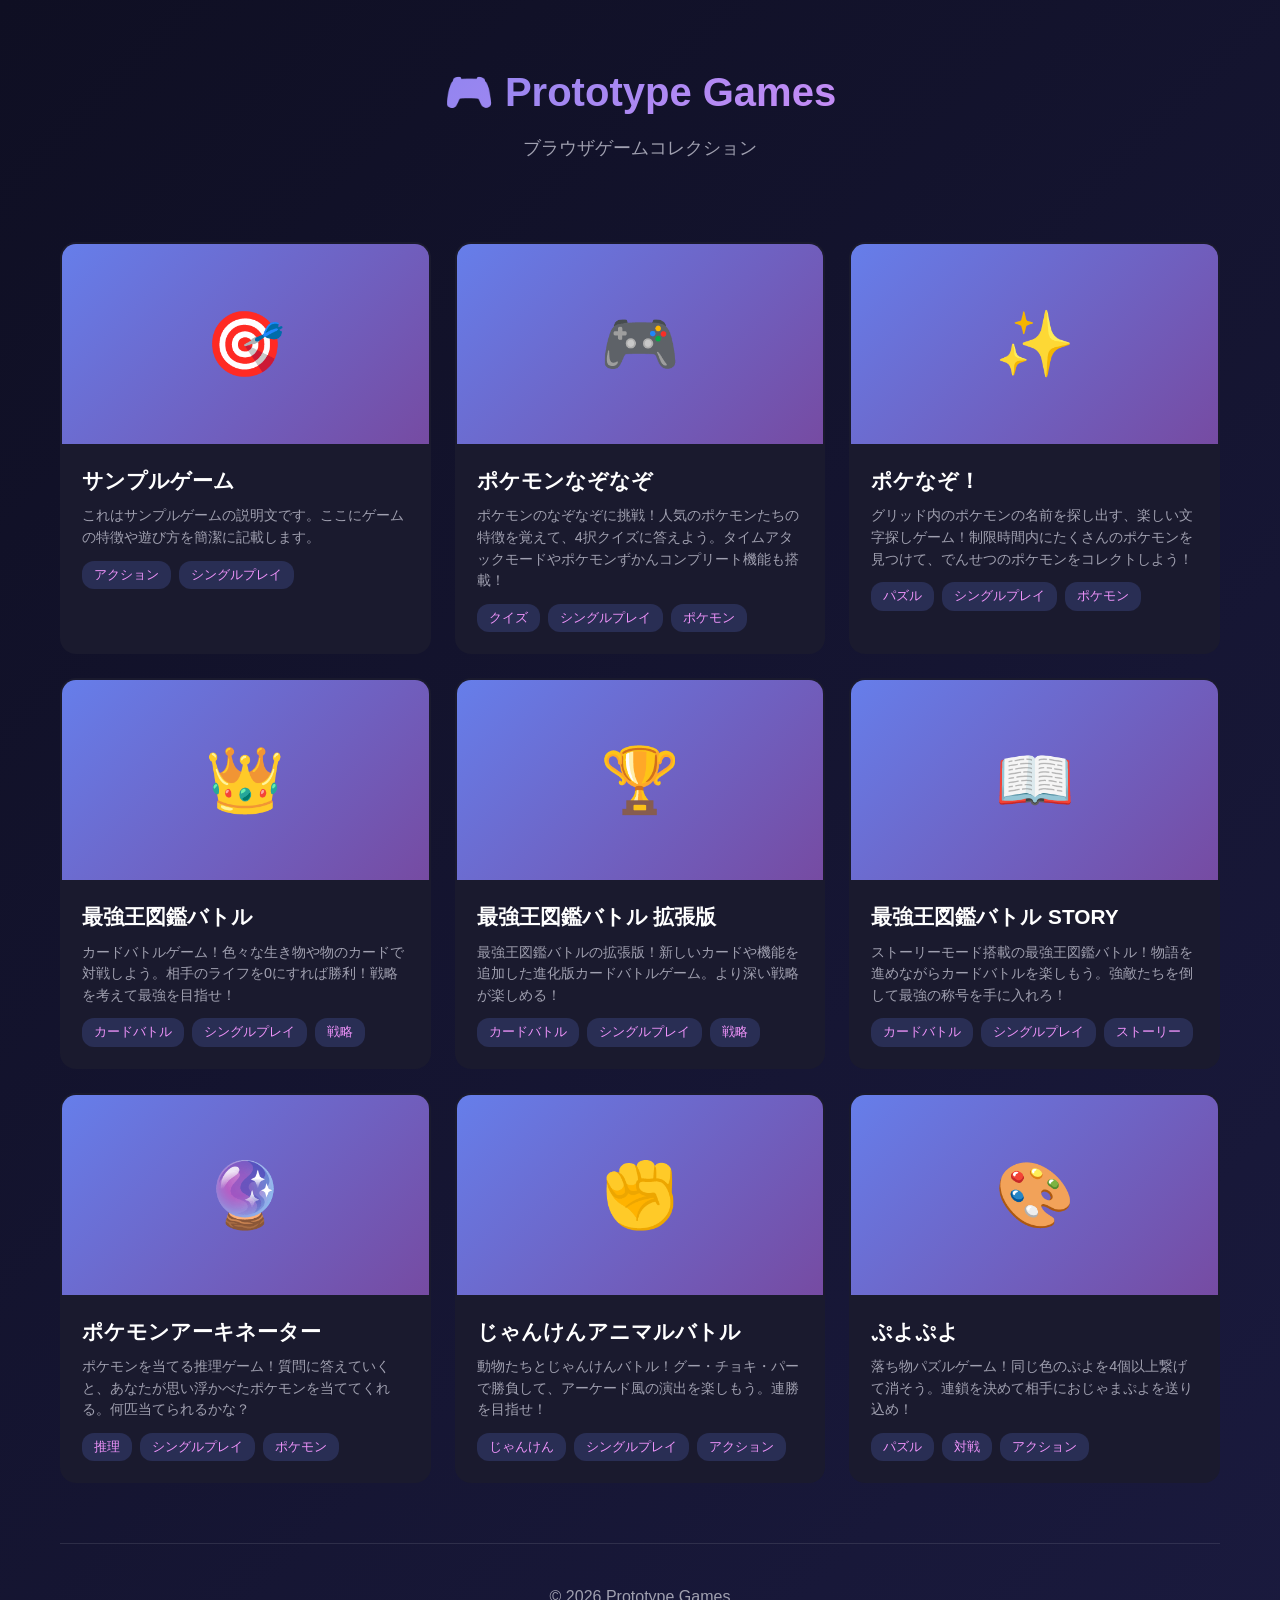
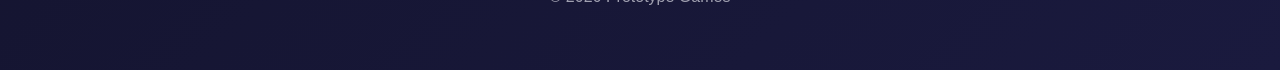
<file: index.html>
<!DOCTYPE html>
<html lang="ja">
<head>
    <meta charset="UTF-8">
    <meta name="viewport" content="width=device-width, initial-scale=1.0">
    <title>Prototype Games</title>
    <link rel="stylesheet" href="styles.css">
</head>
<body>
    <div class="container">
        <header>
            <h1>🎮 Prototype Games</h1>
            <p class="subtitle">ブラウザゲームコレクション</p>
        </header>
        
        <main>
            <div id="game-grid" class="game-grid">
                <!-- Games will be dynamically loaded here -->
            </div>
        </main>
        
        <footer>
            <p>&copy; 2026 Prototype Games</p>
        </footer>
    </div>
    
    <script src="script.js"></script>
</body>
</html>
</file>
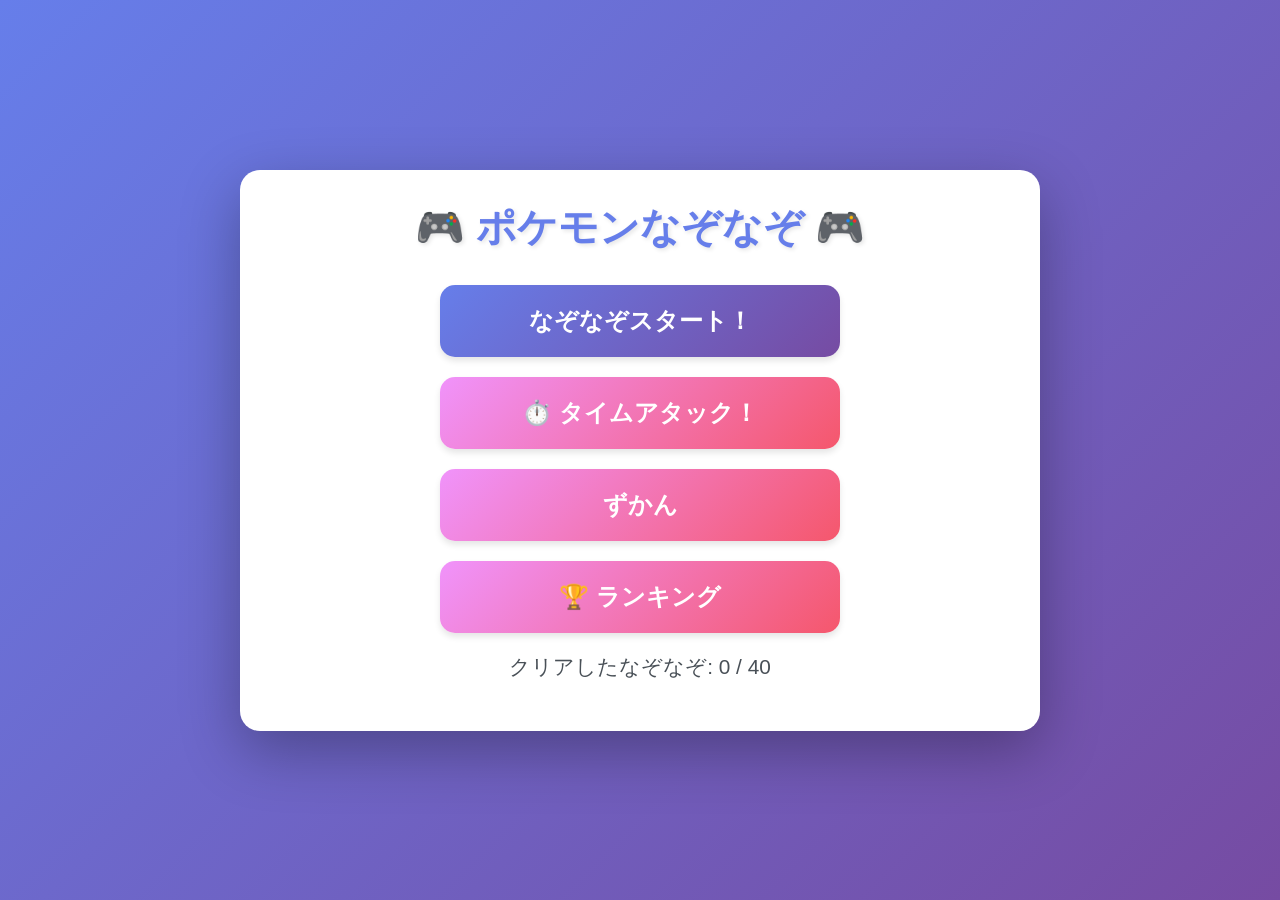
<file: games/pokemon-nazonazo/index.html>
<!DOCTYPE html>
<html lang="ja">
<head>
    <meta charset="UTF-8">
    <meta name="viewport" content="width=device-width, initial-scale=1.0">
    <title>ポケモンなぞなぞゲーム</title>
    <style>
        * {
            margin: 0;
            padding: 0;
            box-sizing: border-box;
        }

        body {
            font-family: 'Segoe UI', Tahoma, Geneva, Verdana, sans-serif;
            background: linear-gradient(135deg, #667eea 0%, #764ba2 100%);
            min-height: 100vh;
            display: flex;
            justify-content: center;
            align-items: center;
            padding: 20px;
        }

        .container {
            background: white;
            border-radius: 20px;
            padding: 30px;
            max-width: 800px;
            width: 100%;
            box-shadow: 0 20px 60px rgba(0, 0, 0, 0.3);
        }

        h1 {
            text-align: center;
            color: #667eea;
            margin-bottom: 30px;
            font-size: 2.5em;
            text-shadow: 2px 2px 4px rgba(0, 0, 0, 0.1);
        }

        .screen {
            display: none;
        }

        .screen.active {
            display: block;
        }

        .menu-buttons {
            display: flex;
            flex-direction: column;
            gap: 20px;
            max-width: 400px;
            margin: 0 auto;
        }

        .btn {
            padding: 20px 30px;
            font-size: 1.5em;
            border: none;
            border-radius: 15px;
            cursor: pointer;
            transition: all 0.3s;
            font-weight: bold;
            box-shadow: 0 4px 6px rgba(0, 0, 0, 0.1);
        }

        .btn-primary {
            background: linear-gradient(135deg, #667eea 0%, #764ba2 100%);
            color: white;
        }

        .btn-secondary {
            background: linear-gradient(135deg, #f093fb 0%, #f5576c 100%);
            color: white;
        }

        .btn:hover {
            transform: translateY(-3px);
            box-shadow: 0 6px 12px rgba(0, 0, 0, 0.2);
        }

        .btn:active {
            transform: translateY(-1px);
        }

        .btn:disabled {
            opacity: 0.5;
            cursor: not-allowed;
            transform: none;
        }

        .riddle-container {
            margin-bottom: 30px;
        }

        .riddle-text {
            font-size: 1.8em;
            color: #333;
            margin-bottom: 30px;
            padding: 20px;
            background: #f8f9fa;
            border-radius: 10px;
            line-height: 1.6;
        }

        .choices {
            display: grid;
            grid-template-columns: 1fr 1fr;
            gap: 15px;
            margin-bottom: 20px;
        }

        .choice-btn {
            padding: 20px;
            font-size: 1.3em;
            border: 3px solid #667eea;
            background: white;
            color: #667eea;
            border-radius: 10px;
            cursor: pointer;
            transition: all 0.3s;
            font-weight: bold;
        }

        .choice-btn:hover {
            background: #667eea;
            color: white;
            transform: scale(1.05);
        }

        .choice-btn.correct {
            background: #28a745;
            border-color: #28a745;
            color: white;
        }

        .choice-btn.wrong {
            background: #dc3545;
            border-color: #dc3545;
            color: white;
        }

        .result-message {
            text-align: center;
            font-size: 2em;
            margin: 20px 0;
            padding: 20px;
            border-radius: 10px;
            font-weight: bold;
        }

        .result-message.correct {
            background: #d4edda;
            color: #155724;
        }

        .result-message.wrong {
            background: #f8d7da;
            color: #721c24;
        }

        .result-message.complete {
            background: #d1ecf1;
            color: #0c5460;
        }

        .score {
            text-align: center;
            font-size: 1.5em;
            margin: 20px 0;
            color: #667eea;
            font-weight: bold;
        }

        .collection-grid {
            display: grid;
            grid-template-columns: repeat(auto-fill, minmax(150px, 1fr));
            gap: 15px;
            margin-top: 20px;
        }

        .collection-item {
            padding: 15px;
            background: #f8f9fa;
            border-radius: 10px;
            text-align: center;
            cursor: pointer;
            transition: all 0.3s;
            border: 3px solid #e9ecef;
        }

        .collection-item:hover {
            transform: translateY(-3px);
            box-shadow: 0 4px 8px rgba(0, 0, 0, 0.1);
            border-color: #667eea;
        }

        .collection-item.locked {
            opacity: 0.5;
            cursor: not-allowed;
        }

        .collection-item.locked:hover {
            transform: none;
            box-shadow: none;
        }

        .pokemon-name {
            font-size: 1.2em;
            font-weight: bold;
            color: #333;
            margin-top: 5px;
        }

        .pokemon-emoji {
            font-size: 2em;
        }

        .back-btn {
            margin-top: 20px;
            padding: 15px 30px;
            font-size: 1.2em;
            background: #6c757d;
            color: white;
            border: none;
            border-radius: 10px;
            cursor: pointer;
            transition: all 0.3s;
        }

        .back-btn:hover {
            background: #5a6268;
            transform: translateY(-2px);
        }

        .stats {
            text-align: center;
            margin: 20px 0;
            font-size: 1.3em;
            color: #495057;
        }

        /* タイムアタック用スタイル */
        .timer-display {
            text-align: center;
            font-size: 2.5em;
            font-weight: bold;
            margin: 20px 0;
            padding: 20px;
            background: #f8f9fa;
            border-radius: 10px;
        }

        .timer-display.warning {
            color: #dc3545;
            animation: blink 0.5s infinite;
        }

        .time-attack-stats {
            display: flex;
            justify-content: space-around;
            margin: 20px 0;
            padding: 15px;
            background: #f8f9fa;
            border-radius: 10px;
            font-size: 1.3em;
        }

        .stat-item {
            text-align: center;
        }

        .stat-value {
            font-size: 1.5em;
            font-weight: bold;
            color: #667eea;
        }

        .ranking-list {
            margin: 20px 0;
        }

        .ranking-item {
            padding: 20px;
            margin: 10px 0;
            background: #f8f9fa;
            border-radius: 10px;
            display: flex;
            justify-content: space-between;
            align-items: center;
            transition: all 0.3s;
        }

        .ranking-item:hover {
            transform: translateY(-2px);
            box-shadow: 0 4px 8px rgba(0, 0, 0, 0.1);
        }

        .ranking-rank {
            font-size: 1.5em;
            font-weight: bold;
            min-width: 80px;
        }

        .ranking-score {
            font-size: 1.3em;
            font-weight: bold;
            color: #667eea;
        }

        .ranking-accuracy {
            color: #6c757d;
        }

        .ranking-date {
            color: #6c757d;
            font-size: 0.9em;
        }

        .effect-container {
            position: fixed;
            top: 50%;
            left: 50%;
            transform: translate(-50%, -50%);
            pointer-events: none;
            z-index: 1000;
        }

        .effect-text {
            font-size: 3em;
            font-weight: bold;
            animation: popup 0.5s ease-out;
        }

        .sparkle {
            position: absolute;
            font-size: 2em;
            animation: sparkle 1s ease-out;
        }

        .countdown-overlay {
            position: fixed;
            top: 0;
            left: 0;
            right: 0;
            bottom: 0;
            background: rgba(0, 0, 0, 0.8);
            display: flex;
            justify-content: center;
            align-items: center;
            z-index: 2000;
            color: white;
            font-size: 5em;
            font-weight: bold;
        }

        .confetti-piece {
            position: fixed;
            width: 10px;
            height: 10px;
            animation: confetti 3s linear;
            z-index: 1500;
        }

        .result-stats {
            text-align: center;
            margin: 30px 0;
        }

        .result-stats-item {
            font-size: 1.8em;
            margin: 15px 0;
            padding: 15px;
            background: #f8f9fa;
            border-radius: 10px;
        }

        .result-rank-icon {
            font-size: 3em;
            margin: 20px 0;
            animation: popup 0.8s ease-out;
        }

        /* CSSアニメーション */
        @keyframes sparkle {
            0% { opacity: 0; transform: scale(0) rotate(0deg); }
            50% { opacity: 1; transform: scale(1.2) rotate(180deg); }
            100% { opacity: 0; transform: scale(0) rotate(360deg); }
        }

        @keyframes glow {
            0%, 100% { box-shadow: 0 0 5px currentColor; }
            50% { box-shadow: 0 0 20px currentColor, 0 0 30px currentColor; }
        }

        @keyframes shake {
            0%, 100% { transform: translateX(0); }
            25% { transform: translateX(-10px); }
            75% { transform: translateX(10px); }
        }

        @keyframes blink {
            0%, 100% { opacity: 1; }
            50% { opacity: 0.3; }
        }

        @keyframes countUp {
            0% { transform: scale(1); }
            50% { transform: scale(1.5); color: #ffd700; }
            100% { transform: scale(1); }
        }

        @keyframes confetti {
            0% { transform: translateY(-100vh) rotate(0deg); opacity: 1; }
            100% { transform: translateY(100vh) rotate(720deg); opacity: 0; }
        }

        @keyframes popup {
            0% { transform: scale(0); opacity: 0; }
            50% { transform: scale(1.2); }
            100% { transform: scale(1); opacity: 1; }
        }

        .glow-green {
            animation: glow 0.5s ease-in-out 2;
            border-color: #28a745 !important;
            background: #28a745 !important;
            color: white !important;
        }

        .glow-red {
            animation: glow 0.5s ease-in-out 2;
            border-color: #dc3545 !important;
            background: #dc3545 !important;
            color: white !important;
        }

        .shake-screen {
            animation: shake 0.5s ease-in-out;
        }

        @media (max-width: 600px) {
            h1 {
                font-size: 1.8em;
            }

            .choices {
                grid-template-columns: 1fr;
            }

            .riddle-text {
                font-size: 1.4em;
            }

            .btn {
                font-size: 1.2em;
            }

            .timer-display {
                font-size: 1.8em;
            }

            .effect-text {
                font-size: 2em;
            }

            .countdown-overlay {
                font-size: 3em;
            }
        }
    </style>
</head>
<body>
    <div class="container">
        <h1>🎮 ポケモンなぞなぞ 🎮</h1>

        <!-- メインメニュー -->
        <div id="menu-screen" class="screen active">
            <div class="menu-buttons">
                <button id="start-btn" class="btn btn-primary" onclick="startGame()" aria-label="なぞなぞスタート">なぞなぞスタート！</button>
                <button class="btn btn-secondary" onclick="startTimeAttack()" aria-label="タイムアタックモード">⏱️ タイムアタック！</button>
                <button class="btn btn-secondary" onclick="showCollection()" aria-label="ポケモンずかん">ずかん</button>
                <button class="btn btn-secondary" onclick="showRankings()" aria-label="ランキング">🏆 ランキング</button>
            </div>
            <div class="stats">
                <p>クリアしたなぞなぞ: <span id="total-solved">0</span> / <span id="total-riddles">0</span></p>
            </div>
        </div>

        <!-- ゲーム画面 -->
        <div id="game-screen" class="screen">
            <div class="score">スコア: <span id="score">0</span></div>
            <div class="riddle-container">
                <div class="riddle-text" id="riddle-text"></div>
                <div class="choices" id="choices"></div>
            </div>
            <div id="result-container"></div>
            <button class="back-btn" onclick="showMenu()">メニューにもどる</button>
        </div>

        <!-- 図鑑画面 -->
        <div id="collection-screen" class="screen">
            <h2 style="text-align: center; color: #667eea; margin-bottom: 20px;">ポケモンずかん</h2>
            <div class="collection-grid" id="collection-grid"></div>
            <button class="back-btn" onclick="showMenu()">メニューにもどる</button>
        </div>

        <!-- タイムアタック画面 -->
        <div id="time-attack-screen" class="screen">
            <div class="timer-display" id="timer-display">⏱️ 残り: 60秒</div>
            <div class="time-attack-stats">
                <div class="stat-item">
                    <div>🎯 正解</div>
                    <div class="stat-value" id="ta-correct">0</div>
                </div>
                <div class="stat-item">
                    <div>📊 回答</div>
                    <div class="stat-value" id="ta-total">0</div>
                </div>
            </div>
            <div class="riddle-container">
                <div class="riddle-text" id="ta-riddle-text"></div>
                <div class="choices" id="ta-choices"></div>
            </div>
            <button class="back-btn" onclick="endTimeAttack()">メニューにもどる</button>
        </div>

        <!-- タイムアタック結果画面 -->
        <div id="time-attack-result-screen" class="screen">
            <h2 style="text-align: center; color: #667eea; margin-bottom: 20px;">🎉 結果発表！</h2>
            <div class="result-stats">
                <div class="result-stats-item">正解数: <span id="result-correct">0</span>問</div>
                <div class="result-stats-item">回答数: <span id="result-total">0</span>問</div>
                <div class="result-stats-item">正解率: <span id="result-accuracy">0</span>%</div>
            </div>
            <div class="result-rank-icon" id="result-rank-icon"></div>
            <div class="menu-buttons" style="margin-top: 30px;">
                <button class="btn btn-primary" onclick="startTimeAttack()">もう一度挑戦</button>
                <button class="btn btn-secondary" onclick="showRankings()">ランキングを見る</button>
                <button class="back-btn" onclick="showMenu()">メニューにもどる</button>
            </div>
        </div>

        <!-- ランキング画面 -->
        <div id="ranking-screen" class="screen">
            <h2 style="text-align: center; color: #667eea; margin-bottom: 20px;">🏆 タイムアタックランキング</h2>
            <div class="ranking-list" id="ranking-list"></div>
            <button class="back-btn" onclick="showMenu()">メニューにもどる</button>
        </div>
    </div>

    <!-- エフェクトコンテナ -->
    <div id="effect-container" class="effect-container"></div>

    <script>
        // ポケモンなぞなぞデータ（人気ポケモン優先）
        const riddles = [
            // 最も人気のあるポケモン（高頻度）
            {
                id: 1,
                riddle: "でんきタイプの　きいろい　ネズミポケモン。\nほっぺが　まるくて　でんきを　ためる。\n「10まんボルト」が　とくいわざだよ。\nなんのポケモンかな？",
                answer: "ピカチュウ",
                choices: ["ピカチュウ", "ライチュウ", "デデンネ", "エモンガ"],
                weight: 5,
                emoji: "⚡"
            },
            {
                id: 2,
                riddle: "みずタイプの　あおい　カメポケモン。\nこうらに　かくれて　みずでっぽうを　うつ。\nゼニガメだんの　リーダーも　いたよ。\nなんのポケモンかな？",
                answer: "ゼニガメ",
                choices: ["ゼニガメ", "カメール", "カメックス", "ミズゴロウ"],
                weight: 5,
                emoji: "💧"
            },
            {
                id: 3,
                riddle: "ほのおタイプの　オレンジいろの　トカゲポケモン。\nしっぽの　ほのおが　きえると　いのちが　きえる。\nサトシの　そだてた　１ぴき目の　ポケモンだよ。\nなんのポケモンかな？",
                answer: "ヒトカゲ",
                choices: ["ヒトカゲ", "リザード", "リザードン", "アチャモ"],
                weight: 5,
                emoji: "🔥"
            },
            {
                id: 4,
                riddle: "くさ・どくタイプの　みどりの　ポケモン。\nせなかに　たねが　ついていて　ひかりで　そだつ。\nカントーちほうの　さいしょの　ポケモンだよ。\nなんのポケモンかな？",
                answer: "フシギダネ",
                choices: ["フシギダネ", "フシギソウ", "フシギバナ", "キモリ"],
                weight: 5,
                emoji: "🌱"
            },
            {
                id: 5,
                riddle: "ノーマルタイプの　ちゃいろい　ポケモン。\n8しゅるいに　しんかできる　のうりょくを　もつ。\nふわふわの　しっぽと　くびの　もふもふが　とくちょう。\nなんのポケモンかな？",
                answer: "イーブイ",
                choices: ["イーブイ", "シャワーズ", "サンダース", "ブースター"],
                weight: 5,
                emoji: "🦊"
            },
            {
                id: 6,
                riddle: "ノーマル・フェアリータイプの　ピンクいろの　ポケモン。\nうたを　うたうと　まわりが　ねむる。\nおこると　マイクペンで　らくがきするよ。\nなんのポケモンかな？",
                answer: "プリン",
                choices: ["プリン", "プクリン", "ピッピ", "ラッキー"],
                weight: 4,
                emoji: "🎵"
            },
            {
                id: 7,
                riddle: "ノーマルタイプの　とても　おおきい　ポケモン。\nいつも　ねていて　１にち　400キロ　たべる。\nたいじゅうは　460キロも　あるよ。\nなんのポケモンかな？",
                answer: "カビゴン",
                choices: ["カビゴン", "ゴンベ", "ハリマロン", "ヤドン"],
                weight: 4,
                emoji: "😴"
            },
            {
                id: 8,
                riddle: "ほのお・ひこうタイプの　オレンジいろの　ポケモン。\nヒトカゲが　２かい　しんかした　すがた。\nせなかに　つばさが　あって　そらを　とぶ。\nなんのポケモンかな？",
                answer: "リザードン",
                choices: ["リザードン", "カイリュー", "ヒトカゲ", "ボーマンダ"],
                weight: 4,
                emoji: "🐉"
            },
            {
                id: 9,
                riddle: "エスパータイプの　ピンクいろの　ポケモン。\nしっぽが　ながくて　どうぶつみたいな　かお。\nすべての　ポケモンの　いでんしを　もつ　でんせつのポケモン。\nなんのポケモンかな？",
                answer: "ミュウ",
                choices: ["ミュウ", "ミュウツー", "セレビィ", "ジラーチ"],
                weight: 4,
                emoji: "✨"
            },
            {
                id: 10,
                riddle: "エスパータイプの　しろと　むらさきの　ポケモン。\nミュウの　いでんしから　つくられた　じんこうポケモン。\nしっぽが　たいから　のびていて　とても　つよい。\nなんのポケモンかな？",
                answer: "ミュウツー",
                choices: ["ミュウツー", "ミュウ", "ゲンガー", "ルカリオ"],
                weight: 4,
                emoji: "👁️"
            },
            {
                id: 11,
                riddle: "こおり・フェアリータイプの　しろくて　うつくしい　ポケモン。\nしっぽが　９ほん　あって　アローラちほうの　すがた。\nゆきやまに　すんでいて　ふぶきを　つかう。\nなんのポケモンかな？",
                answer: "キュウコン（アローラ）",
                choices: ["キュウコン（アローラ）", "グレイシア", "キュウコン", "ユキメノコ"],
                weight: 3,
                emoji: "❄️"
            },
            {
                id: 12,
                riddle: "かくとう・はがねタイプの　あおと　くろの　イヌポケモン。\nはどうを　よみとる　ちからを　もつ。\nリオルが　なつくと　しんかするよ。\nなんのポケモンかな？",
                answer: "ルカリオ",
                choices: ["ルカリオ", "リオル", "ゾロアーク", "ガルーラ"],
                weight: 4,
                emoji: "🥋"
            },
            {
                id: 13,
                riddle: "ほのお・ひこうタイプの　あかと　きいろの　とりポケモン。\nカントーちほうの　でんせつの　３ちょうの　１ひき。\nからだが　ほのおに　つつまれている。\nなんのポケモンかな？",
                answer: "ファイヤー",
                choices: ["ファイヤー", "ホウオウ", "リザードン", "モルフォン"],
                weight: 3,
                emoji: "🔥"
            },
            {
                id: 14,
                riddle: "こおり・ひこうタイプの　あおい　とりポケモン。\nカントーちほうの　でんせつの　３ちょうの　１ひき。\nながい　しっぽを　なびかせて　とぶ。\nなんのポケモンかな？",
                answer: "フリーザー",
                choices: ["フリーザー", "ルギア", "グレイシア", "スイクン"],
                weight: 3,
                emoji: "❄️"
            },
            {
                id: 15,
                riddle: "でんき・ひこうタイプの　きいろい　とりポケモン。\nカントーちほうの　でんせつの　３ちょうの　１ひき。\nくちばしが　ながくて　でんきを　はなつ。\nなんのポケモンかな？",
                answer: "サンダー",
                choices: ["サンダー", "ピカチュウ", "ライコウ", "ボルトロス"],
                weight: 3,
                emoji: "⚡"
            },
            {
                id: 16,
                riddle: "ゴースト・どくタイプの　むらさきの　ポケモン。\nゴーストが　つうしんで　しんかした　すがた。\nいつも　わらっていて　かげに　かくれる。\nなんのポケモンかな？",
                answer: "ゲンガー",
                choices: ["ゲンガー", "ゴース", "ゴースト", "ムウマ"],
                weight: 4,
                emoji: "👻"
            },
            {
                id: 17,
                riddle: "ドラゴン・ひこうタイプの　オレンジいろの　ポケモン。\nミニリュウが　２かい　しんかした　すがた。\nやさしい　せいかくで　うみを　わたる　ちからを　もつ。\nなんのポケモンかな？",
                answer: "カイリュー",
                choices: ["カイリュー", "リザードン", "ボーマンダ", "ガブリアス"],
                weight: 4,
                emoji: "🐲"
            },
            {
                id: 18,
                riddle: "みずタイプの　あおくて　おおきい　カメポケモン。\nゼニガメが　２かい　しんかした　すがた。\nこうらから　２ほんの　たいほうが　でている。\nなんのポケモンかな？",
                answer: "カメックス",
                choices: ["カメックス", "ゼニガメ", "カメール", "ラグラージ"],
                weight: 3,
                emoji: "🐢"
            },
            {
                id: 19,
                riddle: "くさ・どくタイプの　あおくて　おおきい　ポケモン。\nフシギダネが　２かい　しんかした　すがた。\nせなかに　おおきな　はなが　さいている。\nなんのポケモンかな？",
                answer: "フシギバナ",
                choices: ["フシギバナ", "フシギダネ", "フシギソウ", "ラフレシア"],
                weight: 3,
                emoji: "🌸"
            },
            {
                id: 20,
                riddle: "エスパータイプの　きいろい　ポケモン。\nユンゲラーが　つうしんで　しんかした　すがた。\n２ほんの　スプーンを　もって　IQは　5000。\nなんのポケモンかな？",
                answer: "フーディン",
                choices: ["フーディン", "ケーシィ", "ユンゲラー", "ミュウ"],
                weight: 3,
                emoji: "🥄"
            },
            // 新しく追加するポケモン（ID 21-40）
            {
                id: 21,
                riddle: "みず・あくタイプの　あおと　くろの　ポケモン。\nにんじゃの　ような　すがたで　したを　マフラーのように　まく。\nケロマツが　２かい　しんかした　すがただよ。\nなんのポケモンかな？",
                answer: "ゲッコウガ",
                choices: ["ゲッコウガ", "ケロマツ", "ゲコガシラ", "ゲンガー"],
                weight: 5,
                emoji: "🥷"
            },
            {
                id: 22,
                riddle: "フェアリータイプの　ピンクと　しろの　ポケモン。\nリボンのような　みみを　もつ。\nイーブイが　フェアリータイプに　しんかした　すがた。\nなんのポケモンかな？",
                answer: "ニンフィア",
                choices: ["ニンフィア", "イーブイ", "サーナイト", "プリン"],
                weight: 5,
                emoji: "🎀"
            },
            {
                id: 23,
                riddle: "ゴースト・フェアリータイプの　ポケモン。\nぬのを　かぶった　すがたで　ピカチュウに　あこがれている。\nなかみを　みると　のろわれると　いわれているよ。\nなんのポケモンかな？",
                answer: "ミミッキュ",
                choices: ["ミミッキュ", "ピカチュウ", "ゲンガー", "プリン"],
                weight: 5,
                emoji: "👻"
            },
            {
                id: 24,
                riddle: "くさ・ひこうタイプの　ちゃいろい　フクロウポケモン。\nアローラちほうの　さいしょの　ポケモン。\nまるい　かおと　おおきな　めを　もつ。\nなんのポケモンかな？",
                answer: "モクロー",
                choices: ["モクロー", "フクスロー", "ジュナイパー", "ホーホー"],
                weight: 5,
                emoji: "🦉"
            },
            {
                id: 25,
                riddle: "みずタイプの　あおい　ペンギンポケモン。\nシンオウちほうの　さいしょの　ポケモン。\nプライドが　たかい　せいかくで　ひとりで　こうどうする。\nなんのポケモンかな？",
                answer: "ポッチャマ",
                choices: ["ポッチャマ", "ポッタイシ", "エンペルト", "ペンドラー"],
                weight: 5,
                emoji: "🐧"
            },
            {
                id: 26,
                riddle: "はがね・エスパータイプの　あおと　しろの　ポケモン。\n４ほんの　あしと　Xじの　かおを　もつ。\nメタングが　２たい　がったいして　うまれる。\nなんのポケモンかな？",
                answer: "メタグロス",
                choices: ["メタグロス", "メタング", "ダンバル", "ボスゴドラ"],
                weight: 4,
                emoji: "🤖"
            },
            {
                id: 27,
                riddle: "ドラゴン・じめんタイプの　あおと　あかの　サメがたポケモン。\nフカマルが　２かい　しんかした　すがた。\nシンオウちほうの　チャンピオン　シロナの　エースだよ。\nなんのポケモンかな？",
                answer: "ガブリアス",
                choices: ["ガブリアス", "フカマル", "ガバイト", "ボーマンダ"],
                weight: 4,
                emoji: "🦈"
            },
            {
                id: 28,
                riddle: "エスパー・フェアリータイプの　しろと　みどりの　ポケモン。\nドレスを　きたような　すがた。\nラルトスが　２かい　しんかして　トレーナーを　まもる。\nなんのポケモンかな？",
                answer: "サーナイト",
                choices: ["サーナイト", "ラルトス", "キルリア", "エルレイド"],
                weight: 4,
                emoji: "👗"
            },
            {
                id: 29,
                riddle: "ほのおタイプの　オレンジと　くろの　イヌポケモン。\nでんせつの　ポケモンと　よばれる。\nもふもふの　けを　もち　はしるのが　とても　はやい。\nなんのポケモンかな？",
                answer: "ウインディ",
                choices: ["ウインディ", "ガーディ", "エンテイ", "ライコウ"],
                weight: 4,
                emoji: "🐕"
            },
            {
                id: 30,
                riddle: "でんきタイプの　きいろい　ネズミポケモン。\nピカチュウが　かみなりのいしで　しんかした　すがた。\nしっぽが　かみなりの　かたちを　している。\nなんのポケモンかな？",
                answer: "ライチュウ",
                choices: ["ライチュウ", "ピカチュウ", "ピチュー", "パチリス"],
                weight: 4,
                emoji: "⚡"
            },
            {
                id: 31,
                riddle: "ほのおタイプの　あかい　キツネポケモン。\n６ほんの　しっぽを　もち　そだつと　しっぽが　わかれる。\nほのおのいしで　キュウコンに　しんかするよ。\nなんのポケモンかな？",
                answer: "ロコン",
                choices: ["ロコン", "キュウコン", "イーブイ", "ゾロア"],
                weight: 4,
                emoji: "🦊"
            },
            {
                id: 32,
                riddle: "こおりタイプの　あおくて　うつくしい　ポケモン。\nイーブイが　こおりの　いわの　ちかくで　しんかした　すがた。\nこおりの　けっしょうの　ような　からだを　もつ。\nなんのポケモンかな？",
                answer: "グレイシア",
                choices: ["グレイシア", "イーブイ", "キュウコン（アローラ）", "フリーザー"],
                weight: 4,
                emoji: "❄️"
            },
            {
                id: 33,
                riddle: "エスパータイプの　むらさきの　ネコポケモン。\nイーブイが　ひるに　なついて　しんかした　すがた。\nたいようの　ひかりで　ちからが　でる。\nなんのポケモンかな？",
                answer: "エーフィ",
                choices: ["エーフィ", "イーブイ", "ブラッキー", "ニャース"],
                weight: 4,
                emoji: "🔮"
            },
            {
                id: 34,
                riddle: "あくタイプの　くろい　ポケモン。\nイーブイが　よるに　なついて　しんかした　すがた。\nつきの　ひかりで　ちからが　でて　からだが　ひかる。\nなんのポケモンかな？",
                answer: "ブラッキー",
                choices: ["ブラッキー", "イーブイ", "エーフィ", "ゾロアーク"],
                weight: 4,
                emoji: "🌙"
            },
            {
                id: 35,
                riddle: "はがね・じめんタイプの　グレーの　ヘビポケモン。\nイワークが　メタルコートを　もって　つうしんで　しんかした。\nダイヤモンドより　かたい　からだを　もつよ。\nなんのポケモンかな？",
                answer: "ハガネール",
                choices: ["ハガネール", "イワーク", "ボスゴドラ", "ドリュウズ"],
                weight: 3,
                emoji: "⛓️"
            },
            {
                id: 36,
                riddle: "ドラゴン・ひこうタイプの　あおい　ポケモン。\nタツベイが　２かい　しんかした　すがた。\nきょうぼうな　せいかくで　つばさを　もつ　ドラゴン。\nなんのポケモンかな？",
                answer: "ボーマンダ",
                choices: ["ボーマンダ", "タツベイ", "コモルー", "カイリュー"],
                weight: 4,
                emoji: "🐉"
            },
            {
                id: 37,
                riddle: "みずタイプの　ピンクと　クリームいろの　ポケモン。\nヒンバスが　うつくしさを　マックスにして　しんかした。\nとても　うつくしい　すがたで　みずべに　すむ。\nなんのポケモンかな？",
                answer: "ミロカロス",
                choices: ["ミロカロス", "ヒンバス", "ギャラドス", "ラプラス"],
                weight: 3,
                emoji: "🐍"
            },
            {
                id: 38,
                riddle: "でんきタイプの　きいろと　くろの　トラポケモン。\nジョウトちほうの　３せいじゅうの　１ひき。\nかみなりの　ような　スピードで　はしる。\nなんのポケモンかな？",
                answer: "ライコウ",
                choices: ["ライコウ", "エンテイ", "スイクン", "サンダー"],
                weight: 3,
                emoji: "⚡"
            },
            {
                id: 39,
                riddle: "ほのおタイプの　ちゃいろの　ライオンポケモン。\nジョウトちほうの　３せいじゅうの　１ひき。\nかざんの　ふんかと　ともに　うまれた　でんせつのポケモン。\nなんのポケモンかな？",
                answer: "エンテイ",
                choices: ["エンテイ", "ライコウ", "スイクン", "ファイヤー"],
                weight: 3,
                emoji: "🔥"
            },
            {
                id: 40,
                riddle: "みずタイプの　あおい　ヒョウポケモン。\nジョウトちほうの　３せいじゅうの　１ひき。\nきたかぜの　うまれかわりで　みずを　きよめる　ちからを　もつ。\nなんのポケモンかな？",
                answer: "スイクン",
                choices: ["スイクン", "ライコウ", "エンテイ", "フリーザー"],
                weight: 3,
                emoji: "💎"
            }
        ];

        // ゲーム状態
        let score = 0;
        let currentRiddle = null;
        let solvedRiddles = new Set();
        let answeredCorrectly = false;

        // ローカルストレージから進捗を読み込む
        function loadProgress() {
            const saved = localStorage.getItem('pokemon-nazonazo-progress');
            if (saved) {
                const data = JSON.parse(saved);
                solvedRiddles = new Set(data.solvedRiddles || []);
                score = data.score || 0;
            }
            updateStats();
        }

        // ローカルストレージに進捗を保存する
        function saveProgress() {
            const data = {
                solvedRiddles: Array.from(solvedRiddles),
                score: score
            };
            localStorage.setItem('pokemon-nazonazo-progress', JSON.stringify(data));
        }

        // 統計を更新
        function updateStats() {
            document.getElementById('total-solved').textContent = solvedRiddles.size;
            document.getElementById('total-riddles').textContent = riddles.length;
            document.getElementById('score').textContent = score;
        }

        // スタートボタンの状態を更新
        function updateStartButton() {
            const startBtn = document.getElementById('start-btn');
            if (solvedRiddles.size >= riddles.length) {
                startBtn.disabled = true;
                startBtn.textContent = 'ずかんコンプリート！🎉';
            } else {
                startBtn.disabled = false;
                startBtn.textContent = 'なぞなぞスタート！';
            }
        }

        // Fisher-Yates シャッフルアルゴリズム
        function shuffleArray(array) {
            const shuffled = [...array];
            for (let i = shuffled.length - 1; i > 0; i--) {
                const j = Math.floor(Math.random() * (i + 1));
                [shuffled[i], shuffled[j]] = [shuffled[j], shuffled[i]];
            }
            return shuffled;
        }

        // 重み付きランダム選択（未解決のポケモンのみ）
        function getWeightedRandomRiddle() {
            // 未解決のポケモンのみをフィルタリング
            const unsolvedRiddles = riddles.filter(riddle => !solvedRiddles.has(riddle.id));
            
            // すべてクリアしている場合
            if (unsolvedRiddles.length === 0) {
                return null;
            }
            
            const totalWeight = unsolvedRiddles.reduce((sum, riddle) => sum + riddle.weight, 0);
            let random = Math.random() * totalWeight;
            
            for (let riddle of unsolvedRiddles) {
                random -= riddle.weight;
                if (random <= 0) {
                    return riddle;
                }
            }
            
            return unsolvedRiddles[0];
        }

        // ゲーム開始
        function startGame() {
            answeredCorrectly = false;
            currentRiddle = getWeightedRandomRiddle();
            
            // すべてクリアしている場合
            if (currentRiddle === null) {
                const resultContainer = document.getElementById('result-container');
                resultContainer.innerHTML = `
                    <div class="result-message complete">
                        🎉🎉🎉<br>
                        ずかんコンプリート！<br>
                        おめでとう！<br>
                        🎉🎉🎉
                    </div>
                    <div style="text-align: center; margin-top: 20px;">
                        <button class="btn btn-secondary" onclick="showCollection()">ずかんを　みる</button>
                    </div>
                `;
                document.getElementById('riddle-text').textContent = '';
                document.getElementById('choices').innerHTML = '';
                showScreen('game-screen');
                return;
            }
            
            document.getElementById('riddle-text').textContent = currentRiddle.riddle;
            
            // 選択肢を表示
            const choicesContainer = document.getElementById('choices');
            choicesContainer.innerHTML = '';
            
            // シャッフルした選択肢を表示
            const shuffledChoices = shuffleArray(currentRiddle.choices);
            
            shuffledChoices.forEach(choice => {
                const button = document.createElement('button');
                button.className = 'choice-btn';
                button.textContent = choice;
                button.onclick = () => checkAnswer(choice, button);
                choicesContainer.appendChild(button);
            });
            
            document.getElementById('result-container').innerHTML = '';
            showScreen('game-screen');
        }

        // 答えをチェック
        function checkAnswer(selectedAnswer, button) {
            if (answeredCorrectly) return;
            
            const allButtons = document.querySelectorAll('.choice-btn');
            allButtons.forEach(btn => btn.style.pointerEvents = 'none');
            
            const resultContainer = document.getElementById('result-container');
            
            if (selectedAnswer === currentRiddle.answer) {
                button.classList.add('correct');
                score += 10;
                answeredCorrectly = true;
                solvedRiddles.add(currentRiddle.id);
                
                resultContainer.innerHTML = `
                    <div class="result-message correct">
                        🎉 せいかい！ ${currentRiddle.emoji}<br>
                        ${currentRiddle.answer}だよ！
                    </div>
                    <div style="text-align: center; margin-top: 20px;">
                        <button class="btn btn-primary" onclick="startGame()">つぎのもんだい</button>
                    </div>
                `;
                
                saveProgress();
                updateStats();
                updateStartButton();
            } else {
                button.classList.add('wrong');
                
                // 正解のボタンを表示
                allButtons.forEach(btn => {
                    if (btn.textContent === currentRiddle.answer) {
                        btn.classList.add('correct');
                    }
                });
                
                resultContainer.innerHTML = `
                    <div class="result-message wrong">
                        😢 ざんねん！<br>
                        せいかいは ${currentRiddle.answer} だよ！
                    </div>
                    <div style="text-align: center; margin-top: 20px;">
                        <button class="btn btn-primary" onclick="startGame()">つぎのもんだい</button>
                    </div>
                `;
            }
        }

        // 図鑑を表示
        function showCollection() {
            const grid = document.getElementById('collection-grid');
            grid.innerHTML = '';
            
            riddles.forEach(riddle => {
                const item = document.createElement('div');
                item.className = 'collection-item';
                
                if (solvedRiddles.has(riddle.id)) {
                    item.innerHTML = `
                        <div class="pokemon-emoji">${riddle.emoji}</div>
                        <div class="pokemon-name">${riddle.answer}</div>
                    `;
                    item.onclick = () => playSpecificRiddle(riddle);
                } else {
                    item.classList.add('locked');
                    item.innerHTML = `
                        <div class="pokemon-emoji">❓</div>
                        <div class="pokemon-name">？？？</div>
                    `;
                }
                
                grid.appendChild(item);
            });
            
            showScreen('collection-screen');
        }

        // 特定のなぞなぞを再生
        function playSpecificRiddle(riddle) {
            answeredCorrectly = false;
            currentRiddle = riddle;
            
            document.getElementById('riddle-text').textContent = riddle.riddle;
            
            const choicesContainer = document.getElementById('choices');
            choicesContainer.innerHTML = '';
            
            const shuffledChoices = shuffleArray(riddle.choices);
            
            shuffledChoices.forEach(choice => {
                const button = document.createElement('button');
                button.className = 'choice-btn';
                button.textContent = choice;
                button.onclick = () => checkAnswer(choice, button);
                choicesContainer.appendChild(button);
            });
            
            document.getElementById('result-container').innerHTML = '';
            showScreen('game-screen');
        }

        // メニューを表示
        function showMenu() {
            showScreen('menu-screen');
            updateStats();
            updateStartButton();
        }

        // 画面を切り替え
        function showScreen(screenId) {
            document.querySelectorAll('.screen').forEach(screen => {
                screen.classList.remove('active');
            });
            document.getElementById(screenId).classList.add('active');
        }

        // タイムアタック関連の変数
        let timeAttackTimer = null;
        let timeRemaining = 60;
        let taCorrectCount = 0;
        let taTotalCount = 0;
        let taCurrentRiddle = null;
        let taComboCount = 0;
        let taAnsweredCorrectly = false;

        // タイムアタック開始
        function startTimeAttack() {
            showCountdown(() => {
                timeRemaining = 60;
                taCorrectCount = 0;
                taTotalCount = 0;
                taComboCount = 0;
                updateTimeAttackStats();
                showScreen('time-attack-screen');
                loadNextTimeAttackRiddle();
                startTimer();
            });
        }

        // カウントダウン表示
        function showCountdown(callback) {
            const overlay = document.createElement('div');
            overlay.className = 'countdown-overlay';
            document.body.appendChild(overlay);
            
            let count = 3;
            overlay.textContent = count;
            
            const countdownInterval = setInterval(() => {
                count--;
                if (count > 0) {
                    overlay.textContent = count;
                } else if (count === 0) {
                    overlay.textContent = 'GO！🚀';
                } else {
                    clearInterval(countdownInterval);
                    document.body.removeChild(overlay);
                    callback();
                }
            }, 1000);
        }

        // タイマー開始
        function startTimer() {
            updateTimerDisplay();
            timeAttackTimer = setInterval(() => {
                timeRemaining--;
                updateTimerDisplay();
                
                if (timeRemaining <= 10 && timeRemaining > 0) {
                    document.getElementById('timer-display').classList.add('warning');
                }
                
                if (timeRemaining === 5) {
                    showEffectText('⚠️ あと5秒！');
                }
                
                if (timeRemaining <= 0) {
                    endTimeAttackGame();
                }
            }, 1000);
        }

        // タイマー表示更新
        function updateTimerDisplay() {
            const timerDisplay = document.getElementById('timer-display');
            timerDisplay.textContent = `⏱️ 残り: ${timeRemaining}秒`;
            if (timeRemaining <= 10) {
                timerDisplay.classList.add('warning');
            } else {
                timerDisplay.classList.remove('warning');
            }
        }

        // タイムアタック統計更新
        function updateTimeAttackStats() {
            document.getElementById('ta-correct').textContent = taCorrectCount;
            document.getElementById('ta-total').textContent = taTotalCount;
        }

        // 次のなぞなぞを読み込み（完全ランダム）
        function loadNextTimeAttackRiddle() {
            taAnsweredCorrectly = false;
            taCurrentRiddle = riddles[Math.floor(Math.random() * riddles.length)];
            
            document.getElementById('ta-riddle-text').textContent = taCurrentRiddle.riddle;
            
            const choicesContainer = document.getElementById('ta-choices');
            choicesContainer.innerHTML = '';
            
            const shuffledChoices = shuffleArray(taCurrentRiddle.choices);
            
            shuffledChoices.forEach(choice => {
                const button = document.createElement('button');
                button.className = 'choice-btn';
                button.textContent = choice;
                button.onclick = () => checkTimeAttackAnswer(choice, button);
                choicesContainer.appendChild(button);
            });
        }

        // タイムアタック回答チェック
        function checkTimeAttackAnswer(selectedAnswer, button) {
            if (taAnsweredCorrectly) return;
            
            taAnsweredCorrectly = true;
            taTotalCount++;
            
            const allButtons = document.querySelectorAll('#ta-choices .choice-btn');
            allButtons.forEach(btn => btn.style.pointerEvents = 'none');
            
            if (selectedAnswer === taCurrentRiddle.answer) {
                button.classList.add('glow-green');
                taCorrectCount++;
                taComboCount++;
                showCorrectEffect();
                showComboEffect(taComboCount);
                
                // 少し待ってから次の問題へ
                setTimeout(() => {
                    updateTimeAttackStats();
                    loadNextTimeAttackRiddle();
                }, 800);
            } else {
                button.classList.add('glow-red');
                taComboCount = 0;
                showWrongEffect();
                
                // 正解ボタンを光らせる
                allButtons.forEach(btn => {
                    if (btn.textContent === taCurrentRiddle.answer) {
                        btn.classList.add('glow-green');
                    }
                });
                
                // 画面を揺らす
                document.querySelector('.container').classList.add('shake-screen');
                setTimeout(() => {
                    document.querySelector('.container').classList.remove('shake-screen');
                }, 500);
                
                // 少し待ってから次の問題へ
                setTimeout(() => {
                    updateTimeAttackStats();
                    loadNextTimeAttackRiddle();
                }, 1000);
            }
        }

        // 正解エフェクト
        function showCorrectEffect() {
            showEffectText('ピコーン♪✨');
            showSparkles();
        }

        // 不正解エフェクト
        function showWrongEffect() {
            showEffectText('ブブー💦');
        }

        // コンボエフェクト
        function showComboEffect(combo) {
            let message = '';
            if (combo === 3) {
                message = 'グッド！👍';
            } else if (combo === 5) {
                message = 'すごい！🔥';
            } else if (combo === 10) {
                message = 'パーフェクト！⭐⭐⭐';
            } else if (combo === 15) {
                message = 'レジェンド！👑';
            }
            
            if (message) {
                setTimeout(() => showEffectText(message), 500);
            }
        }

        // エフェクトテキスト表示
        function showEffectText(text) {
            const container = document.getElementById('effect-container');
            const effectText = document.createElement('div');
            effectText.className = 'effect-text';
            effectText.textContent = text;
            container.appendChild(effectText);
            
            setTimeout(() => {
                container.removeChild(effectText);
            }, 1000);
        }

        // キラキラエフェクト
        function showSparkles() {
            const symbols = ['⭐', '💫', '✨'];
            const container = document.getElementById('effect-container');
            
            for (let i = 0; i < 5; i++) {
                const sparkle = document.createElement('div');
                sparkle.className = 'sparkle';
                sparkle.textContent = symbols[Math.floor(Math.random() * symbols.length)];
                sparkle.style.left = `${Math.random() * 200 - 100}px`;
                sparkle.style.top = `${Math.random() * 200 - 100}px`;
                container.appendChild(sparkle);
                
                setTimeout(() => {
                    if (container.contains(sparkle)) {
                        container.removeChild(sparkle);
                    }
                }, 1000);
            }
        }

        // 紙吹雪エフェクト
        function showConfetti() {
            const colors = ['#ff6b6b', '#4ecdc4', '#45b7d1', '#f9ca24', '#6c5ce7', '#a29bfe'];
            
            for (let i = 0; i < 50; i++) {
                setTimeout(() => {
                    const confetti = document.createElement('div');
                    confetti.className = 'confetti-piece';
                    confetti.style.left = `${Math.random() * 100}%`;
                    confetti.style.backgroundColor = colors[Math.floor(Math.random() * colors.length)];
                    confetti.style.animationDelay = `${Math.random() * 0.5}s`;
                    document.body.appendChild(confetti);
                    
                    setTimeout(() => {
                        if (document.body.contains(confetti)) {
                            document.body.removeChild(confetti);
                        }
                    }, 3000);
                }, i * 30);
            }
        }

        // タイムアタック終了（手動）
        function endTimeAttack() {
            if (timeAttackTimer) {
                clearInterval(timeAttackTimer);
                timeAttackTimer = null;
            }
            showMenu();
        }

        // タイムアタックゲーム終了
        function endTimeAttackGame() {
            if (timeAttackTimer) {
                clearInterval(timeAttackTimer);
                timeAttackTimer = null;
            }
            
            showEffectText('ピピピッ！⏰');
            
            setTimeout(() => {
                showTimeAttackResult();
            }, 1000);
        }

        // タイムアタック結果表示
        function showTimeAttackResult() {
            const accuracy = taTotalCount > 0 ? ((taCorrectCount / taTotalCount) * 100).toFixed(1) : 0;
            
            document.getElementById('result-correct').textContent = taCorrectCount;
            document.getElementById('result-total').textContent = taTotalCount;
            document.getElementById('result-accuracy').textContent = accuracy;
            
            // ランキングに保存
            const isNewRecord = saveRanking(taCorrectCount, taTotalCount, accuracy);
            
            // ランクアイコン表示
            const rankIcon = document.getElementById('result-rank-icon');
            if (isNewRecord) {
                rankIcon.textContent = '🎉 新記録！🎉';
                if (isTop3(taCorrectCount)) {
                    showConfetti();
                }
            } else {
                rankIcon.textContent = '';
            }
            
            showScreen('time-attack-result-screen');
        }

        // ランキング保存
        function saveRanking(score, total, accuracy) {
            const rankings = loadRankings();
            const date = new Date().toLocaleDateString('ja-JP');
            
            const newEntry = {
                score: score,
                total: total,
                accuracy: parseFloat(accuracy),
                date: date
            };
            
            rankings.push(newEntry);
            
            // ソート: 正解数降順、正解率降順
            rankings.sort((a, b) => {
                if (b.score !== a.score) {
                    return b.score - a.score;
                }
                return b.accuracy - a.accuracy;
            });
            
            // 新記録かチェック（Top 10に入ったか）
            const newEntryIndex = rankings.findIndex(r => 
                r.score === score && r.total === total && r.accuracy === parseFloat(accuracy) && r.date === date
            );
            const isNewRecord = newEntryIndex < 10;
            
            // Top 10のみ保存
            const top10 = rankings.slice(0, 10);
            localStorage.setItem('pokemon-nazonazo-rankings', JSON.stringify(top10));
            
            return isNewRecord;
        }

        // ランキング読み込み
        function loadRankings() {
            const saved = localStorage.getItem('pokemon-nazonazo-rankings');
            return saved ? JSON.parse(saved) : [];
        }

        // Top 3入りチェック
        function isTop3(score) {
            const rankings = loadRankings();
            rankings.sort((a, b) => {
                if (b.score !== a.score) {
                    return b.score - a.score;
                }
                return b.accuracy - a.accuracy;
            });
            
            if (rankings.length < 3) return true;
            return score >= rankings[2].score;
        }

        // ランキング表示
        function showRankings() {
            const rankings = loadRankings();
            const container = document.getElementById('ranking-list');
            container.innerHTML = '';
            
            if (rankings.length === 0) {
                container.innerHTML = '<p style="text-align: center; color: #6c757d; padding: 40px;">まだ記録がありません</p>';
            } else {
                const medals = ['🥇', '🥈', '🥉'];
                rankings.forEach((ranking, index) => {
                    const item = document.createElement('div');
                    item.className = 'ranking-item';
                    
                    const rank = index < 3 ? medals[index] : `${index + 1}位`;
                    
                    item.innerHTML = `
                        <div class="ranking-rank">${rank}</div>
                        <div style="flex: 1;">
                            <div class="ranking-score">${ranking.score}問 <span class="ranking-accuracy">(${ranking.accuracy}%)</span></div>
                            <div class="ranking-date">${ranking.date}</div>
                        </div>
                    `;
                    
                    container.appendChild(item);
                });
            }
            
            showScreen('ranking-screen');
        }

        // 初期化
        loadProgress();
        updateStartButton();
    </script>
</body>
</html>
</file>
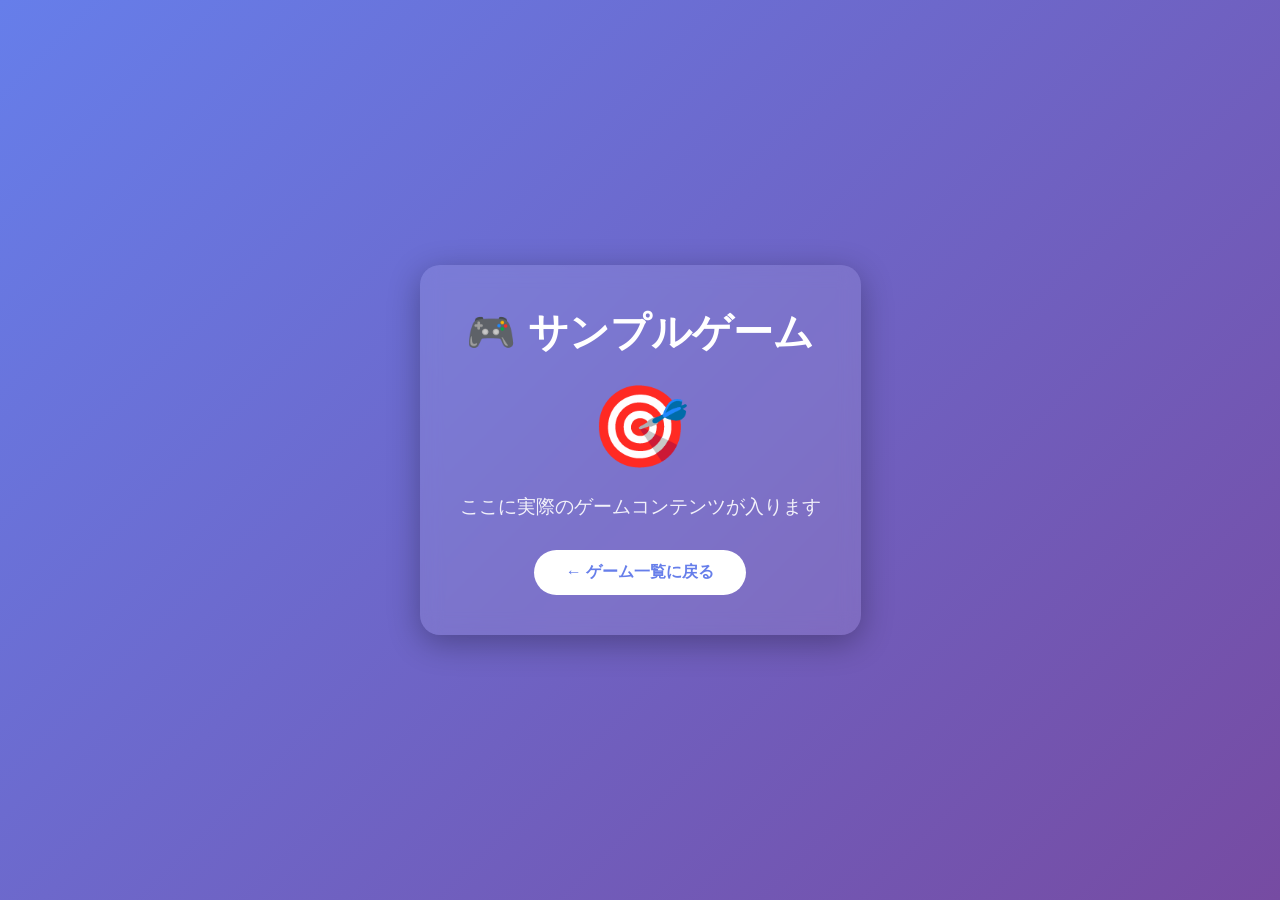
<file: games/sample-game/index.html>
<!DOCTYPE html>
<html lang="ja">
<head>
    <meta charset="UTF-8">
    <meta name="viewport" content="width=device-width, initial-scale=1.0">
    <title>サンプルゲーム</title>
    <style>
        * {
            margin: 0;
            padding: 0;
            box-sizing: border-box;
        }
        
        body {
            font-family: -apple-system, BlinkMacSystemFont, 'Segoe UI', Roboto, sans-serif;
            background: linear-gradient(135deg, #667eea 0%, #764ba2 100%);
            min-height: 100vh;
            display: flex;
            flex-direction: column;
            align-items: center;
            justify-content: center;
            color: white;
        }
        
        .game-container {
            text-align: center;
            background: rgba(255, 255, 255, 0.1);
            padding: 40px;
            border-radius: 20px;
            backdrop-filter: blur(10px);
            box-shadow: 0 8px 32px rgba(0, 0, 0, 0.3);
        }
        
        h1 {
            font-size: 2.5rem;
            margin-bottom: 20px;
        }
        
        .emoji {
            font-size: 5rem;
            margin: 20px 0;
        }
        
        p {
            font-size: 1.2rem;
            margin-bottom: 30px;
            opacity: 0.9;
        }
        
        .back-button {
            display: inline-block;
            padding: 12px 32px;
            background: white;
            color: #667eea;
            text-decoration: none;
            border-radius: 25px;
            font-weight: 600;
            transition: transform 0.2s, box-shadow 0.2s;
        }
        
        .back-button:hover {
            transform: translateY(-2px);
            box-shadow: 0 4px 16px rgba(0, 0, 0, 0.2);
        }
        
        @media (max-width: 768px) {
            h1 {
                font-size: 2rem;
            }
            
            .emoji {
                font-size: 4rem;
            }
            
            .game-container {
                padding: 30px 20px;
                margin: 20px;
            }
        }
    </style>
</head>
<body>
    <div class="game-container">
        <h1>🎮 サンプルゲーム</h1>
        <div class="emoji">🎯</div>
        <p>ここに実際のゲームコンテンツが入ります</p>
        <a href="../../index.html" class="back-button">← ゲーム一覧に戻る</a>
    </div>
</body>
</html>
</file>
<file: styles.css>
/* Reset and base styles */
* {
    margin: 0;
    padding: 0;
    box-sizing: border-box;
}

:root {
    --primary-color: #667eea;
    --secondary-color: #764ba2;
    --accent-color: #f093fb;
    --bg-color: #0f0f23;
    --card-bg: #1a1a2e;
    --text-color: #ffffff;
    --text-secondary: #a0a0b0;
    --border-radius: 16px;
    --shadow: 0 8px 32px rgba(102, 126, 234, 0.2);
    --transition: all 0.3s cubic-bezier(0.4, 0, 0.2, 1);
}

body {
    font-family: -apple-system, BlinkMacSystemFont, 'Segoe UI', Roboto, Oxygen, Ubuntu, Cantarell, sans-serif;
    background: linear-gradient(135deg, var(--bg-color) 0%, #1a1a3e 100%);
    color: var(--text-color);
    min-height: 100vh;
    line-height: 1.6;
}

.container {
    max-width: 1200px;
    margin: 0 auto;
    padding: 20px;
}

/* Header styles */
header {
    text-align: center;
    padding: 40px 20px;
    margin-bottom: 40px;
}

header h1 {
    font-size: 2.5rem;
    background: linear-gradient(135deg, var(--primary-color), var(--accent-color));
    -webkit-background-clip: text;
    -webkit-text-fill-color: transparent;
    background-clip: text;
    margin-bottom: 10px;
}

.subtitle {
    color: var(--text-secondary);
    font-size: 1.1rem;
}

/* Game grid */
.game-grid {
    display: grid;
    grid-template-columns: repeat(auto-fill, minmax(280px, 1fr));
    gap: 24px;
    margin-bottom: 60px;
}

/* Game card */
.game-card {
    background: var(--card-bg);
    border-radius: var(--border-radius);
    overflow: hidden;
    transition: var(--transition);
    cursor: pointer;
    border: 2px solid transparent;
    position: relative;
}

.game-card:hover {
    transform: translateY(-8px);
    box-shadow: var(--shadow);
    border-color: var(--primary-color);
}

.game-card:active {
    transform: translateY(-4px);
}

.game-image {
    width: 100%;
    height: 200px;
    object-fit: cover;
    background: linear-gradient(135deg, var(--primary-color), var(--secondary-color));
    display: flex;
    align-items: center;
    justify-content: center;
    font-size: 4rem;
}

.game-image img {
    width: 100%;
    height: 100%;
    object-fit: cover;
}

.game-info {
    padding: 20px;
}

.game-title {
    font-size: 1.3rem;
    font-weight: 600;
    margin-bottom: 8px;
    color: var(--text-color);
}

.game-description {
    color: var(--text-secondary);
    font-size: 0.9rem;
    line-height: 1.5;
    margin-bottom: 12px;
}

.game-tags {
    display: flex;
    flex-wrap: wrap;
    gap: 8px;
}

.tag {
    background: rgba(102, 126, 234, 0.2);
    color: var(--accent-color);
    padding: 4px 12px;
    border-radius: 12px;
    font-size: 0.8rem;
    font-weight: 500;
}

/* Footer */
footer {
    text-align: center;
    padding: 40px 20px;
    color: var(--text-secondary);
    border-top: 1px solid rgba(255, 255, 255, 0.1);
}

/* Loading state */
.loading {
    text-align: center;
    padding: 60px 20px;
    color: var(--text-secondary);
    font-size: 1.2rem;
}

/* Empty state */
.empty-state {
    text-align: center;
    padding: 60px 20px;
    color: var(--text-secondary);
}

.empty-state-icon {
    font-size: 4rem;
    margin-bottom: 20px;
    opacity: 0.5;
}

/* Mobile responsiveness */
@media (max-width: 768px) {
    header h1 {
        font-size: 2rem;
    }
    
    .game-grid {
        grid-template-columns: repeat(auto-fill, minmax(250px, 1fr));
        gap: 16px;
    }
    
    .game-image {
        height: 180px;
    }
    
    .container {
        padding: 16px;
    }
}

@media (max-width: 480px) {
    header h1 {
        font-size: 1.8rem;
    }
    
    .game-grid {
        grid-template-columns: 1fr;
        gap: 16px;
    }
    
    header {
        padding: 24px 16px;
        margin-bottom: 24px;
    }
}

/* Animations */
@keyframes fadeIn {
    from {
        opacity: 0;
        transform: translateY(20px);
    }
    to {
        opacity: 1;
        transform: translateY(0);
    }
}

.game-card {
    animation: fadeIn 0.5s ease-out;
}

.game-card:nth-child(1) { animation-delay: 0.1s; }
.game-card:nth-child(2) { animation-delay: 0.2s; }
.game-card:nth-child(3) { animation-delay: 0.3s; }
.game-card:nth-child(4) { animation-delay: 0.4s; }
.game-card:nth-child(5) { animation-delay: 0.5s; }
.game-card:nth-child(6) { animation-delay: 0.6s; }
</file>
